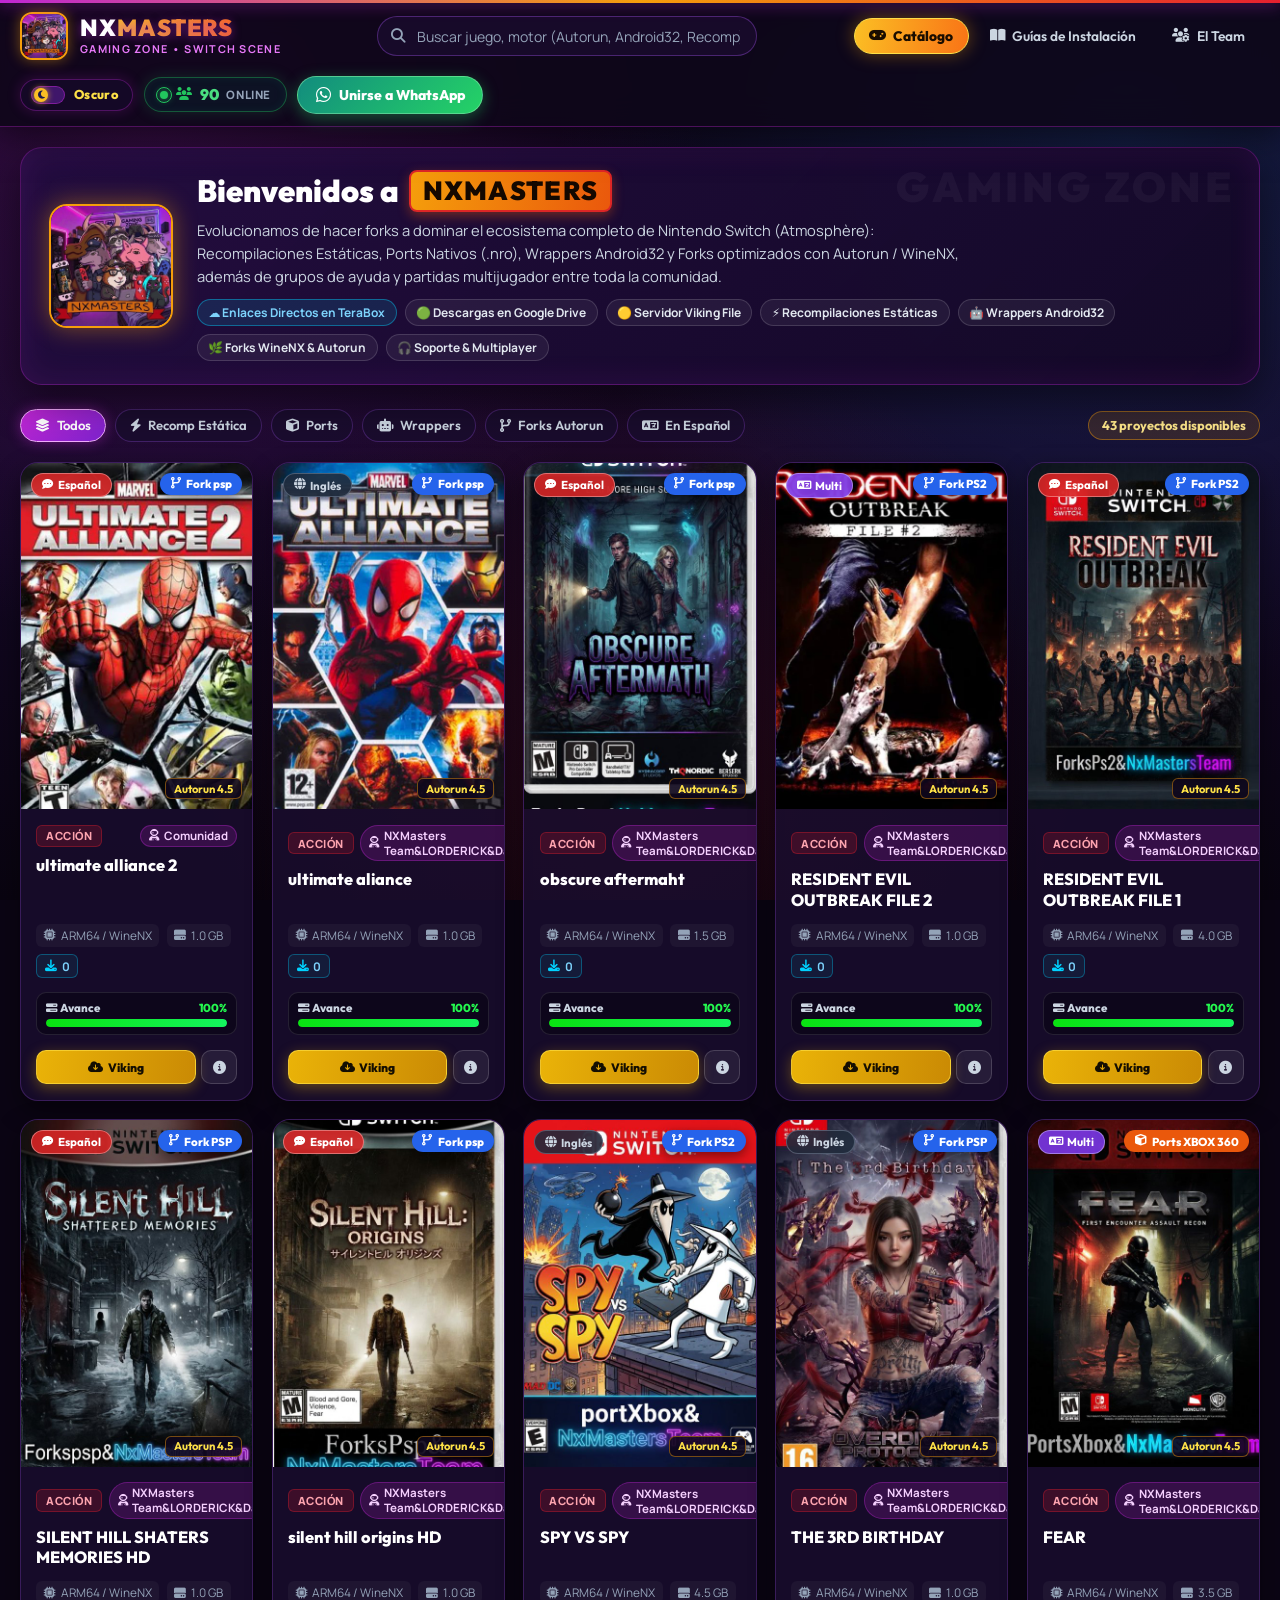
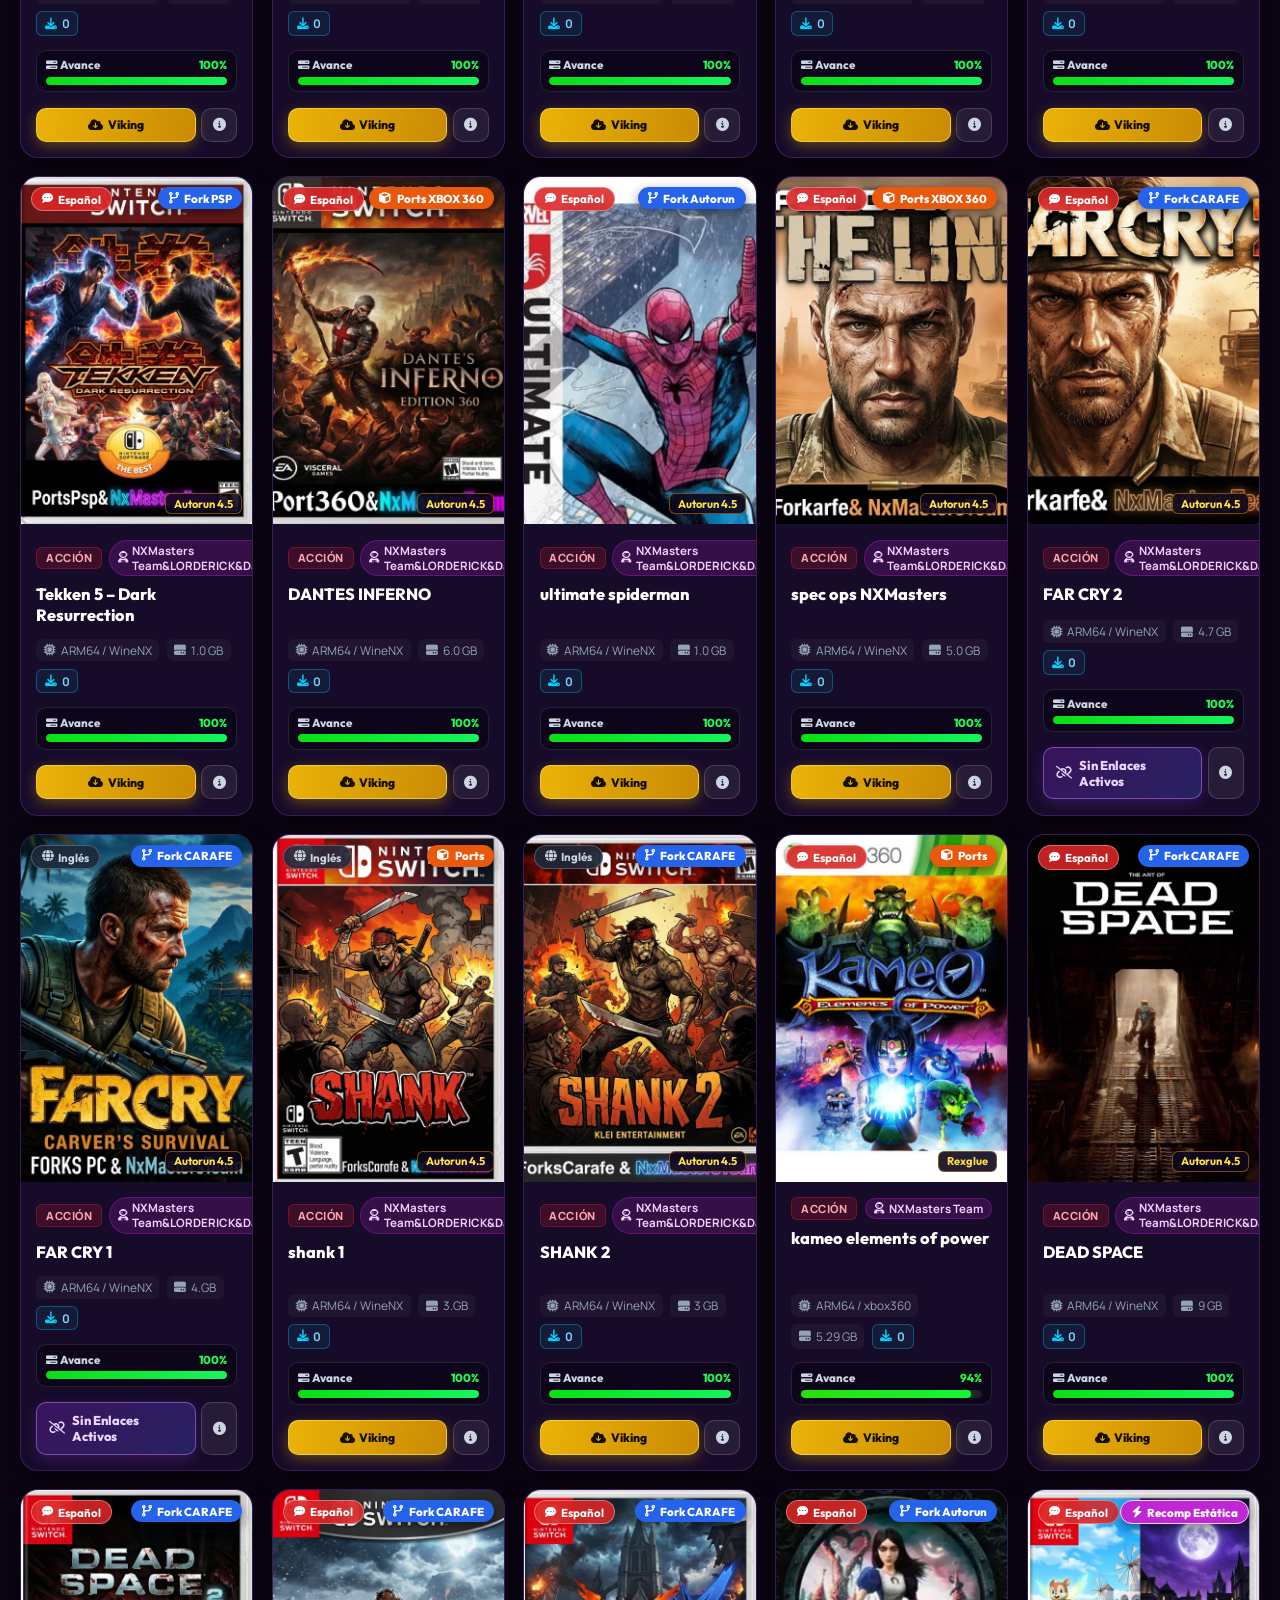
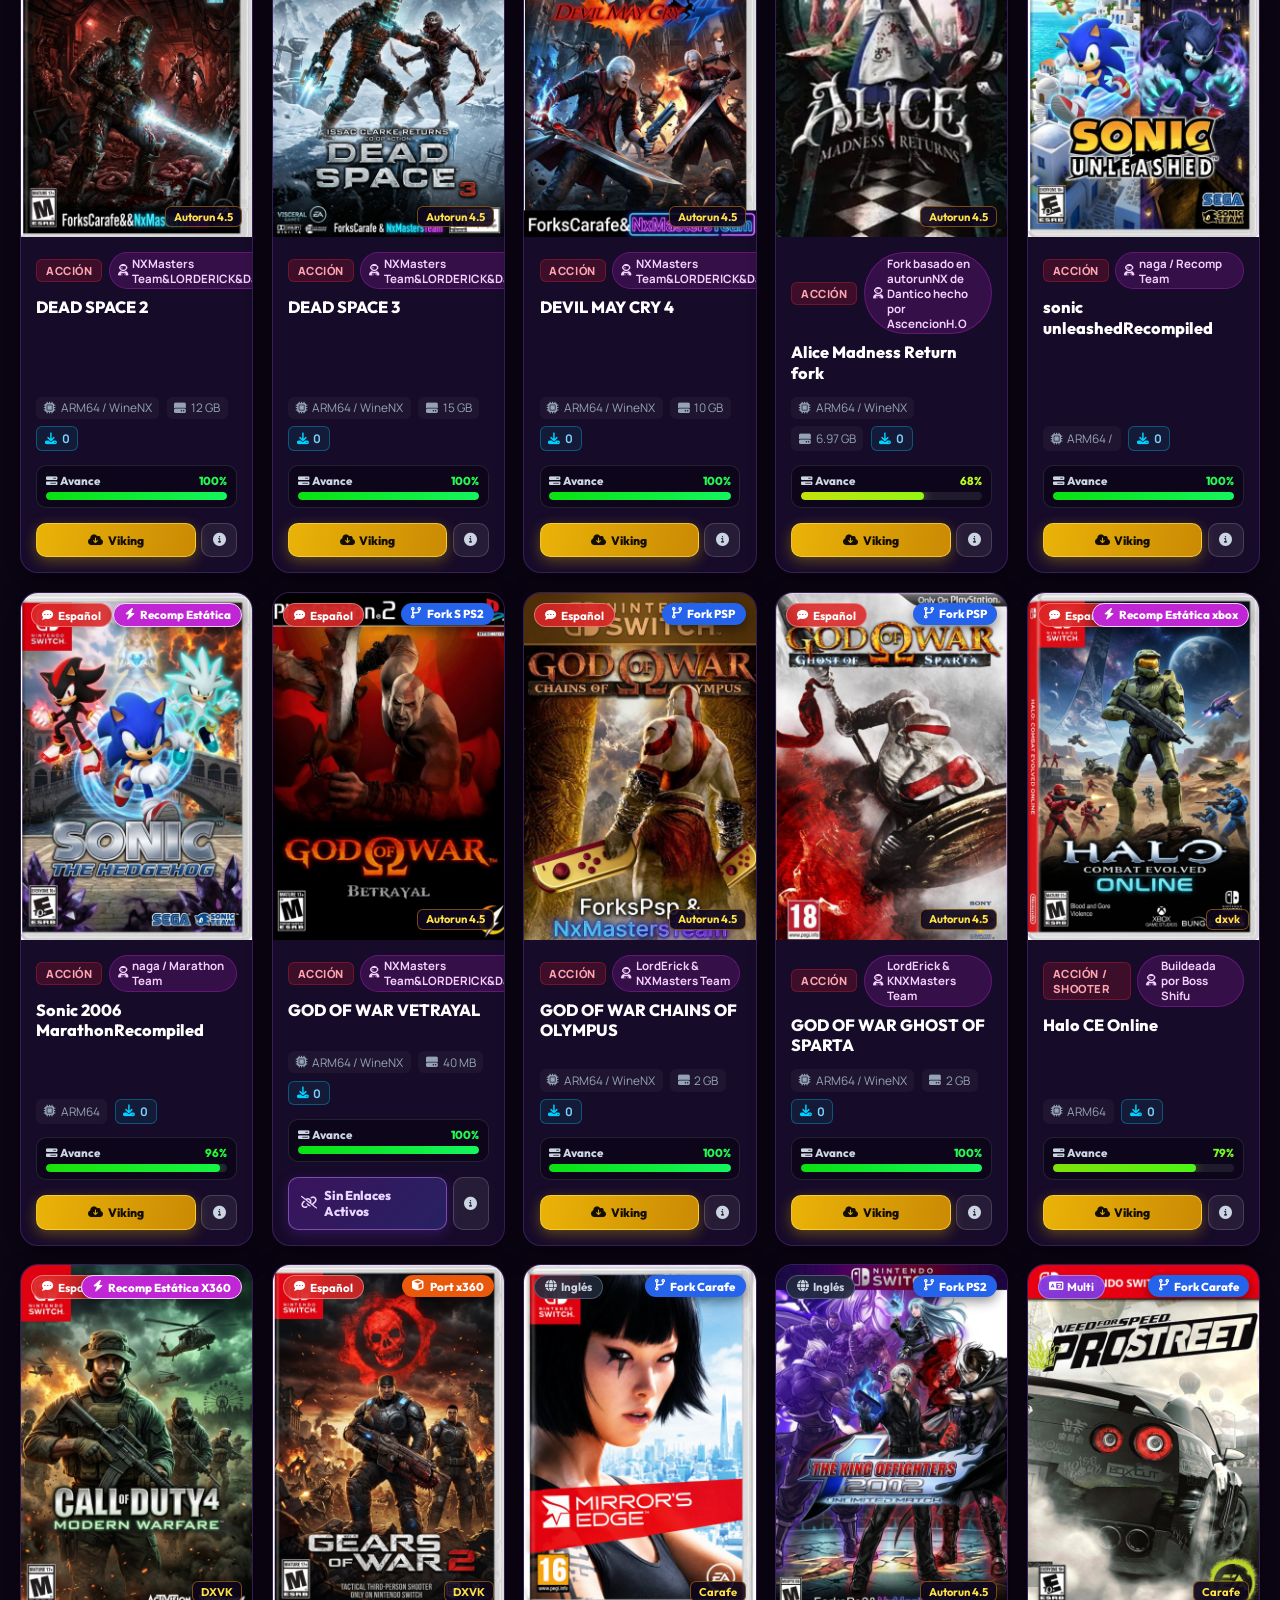
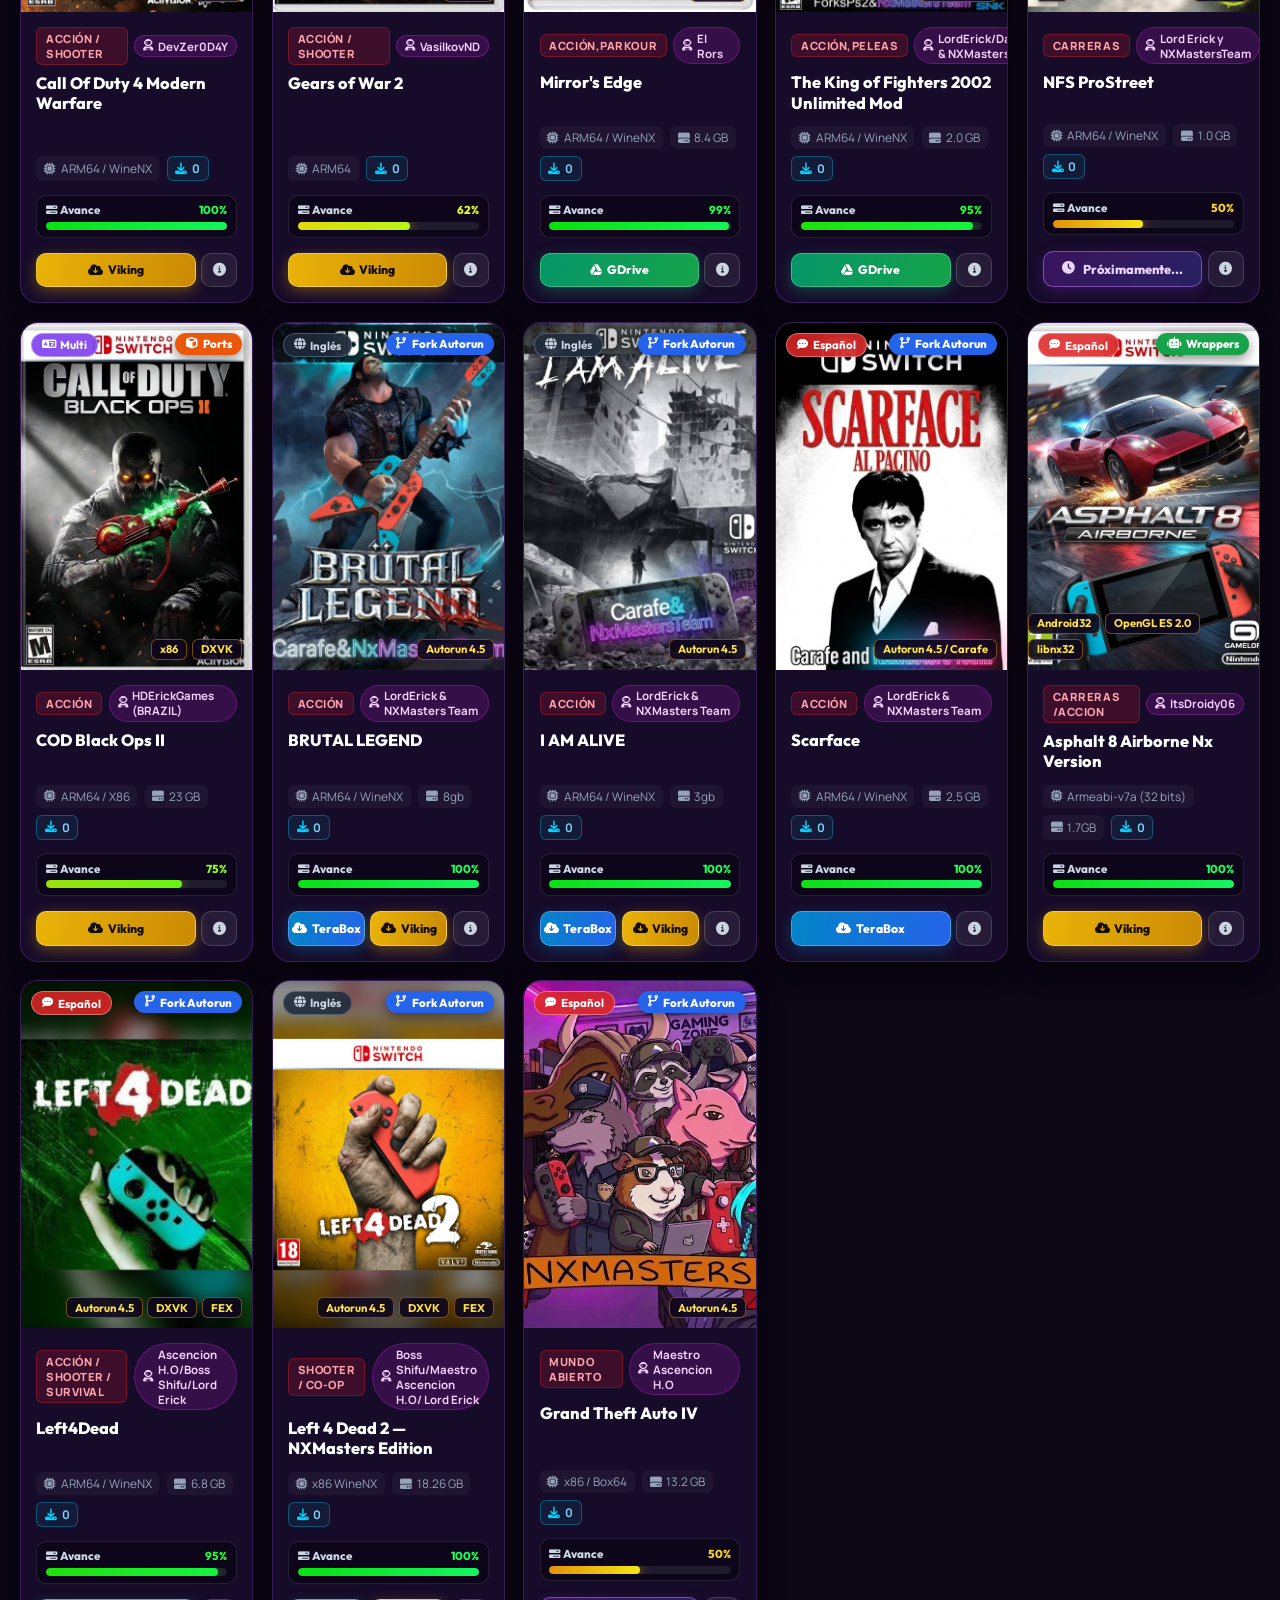
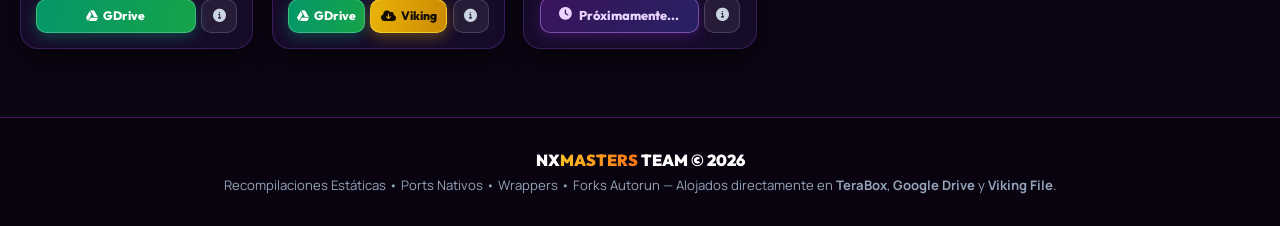
<file: index.html>
<!DOCTYPE html>
<html lang="es">
<head>
    <meta charset="UTF-8">
    <meta name="viewport" content="width=device-width, initial-scale=1.0">
    <title>NXMASTERS — Recompilaciones Estáticas, Ports, Wrappers y Forks para Nintendo Switch</title>
    <meta name="description" content="Comunidad oficial de NXMASTERS. Descarga directa por TeraBox de recompilaciones estáticas, ports nativos, wrappers Android32 y forks WineNX/Autorun para Nintendo Switch.">
    <link rel="icon" type="image/jpeg" href="assets/nxmasters_logo.jpg?v=2">
    <link rel="preconnect" href="https://fonts.googleapis.com">
    <link rel="preconnect" href="https://fonts.gstatic.com" crossorigin>
    <link rel="stylesheet" href="https://fonts.googleapis.com/css2?family=Outfit:wght@400;600;700;800;900&family=Manrope:wght@400;500;700&display=swap">
    <link rel="stylesheet" href="https://cdnjs.cloudflare.com/ajax/libs/font-awesome/6.5.1/css/all.min.css">
    <link rel="stylesheet" href="styles.css?v=2.2">
    <script>
        (function() {
            try {
                if (localStorage.getItem("nxm_theme") === "light") {
                    document.documentElement.classList.add("theme-light");
                }
            } catch(e) {}
        })();
    </script>
</head>
<body>

    <!-- CABECERA NEÓN -->
    <header class="glass-header">
        <nav class="site-bar" aria-label="Navegación Principal">
            <a href="#" onclick="switchView('catalogo', event)" class="brand">
                <img src="assets/nxmasters_logo.jpg?v=2" alt="Logo NXMASTERS" class="brand-avatar">
                <div class="brand-title-wrap">
                    <span class="brand-name">NX<span class="brand-gold">MASTERS</span></span>
                    <span class="brand-sub">Gaming Zone • Switch Scene</span>
                </div>
            </a>

            <div class="search-box">
                <i class="fa-solid fa-magnifying-glass" aria-hidden="true"></i>
                <input type="text" id="search-input" class="glow-input" placeholder="Buscar juego, motor (Autorun, Android32, Recomp) o autor..." oninput="renderCatalog()">
            </div>

            <div class="site-links">
                <button type="button" class="nav-pill nav-active" data-view="catalogo" onclick="switchView('catalogo', event)">
                    <i class="fa-solid fa-gamepad"></i> Catálogo
                </button>
                <button type="button" class="nav-pill" data-view="guias" onclick="switchView('guias', event)">
                    <i class="fa-solid fa-book-open"></i> Guías de Instalación
                </button>
                <button type="button" class="nav-pill" data-view="team" onclick="switchView('team', event)">
                    <i class="fa-solid fa-users-gear"></i> El Team (6)
                </button>
            </div>

            <div style="display:flex;align-items:center;gap:0.65rem;flex-wrap:wrap;">
                <!-- BOTÓN ALTERNAR MODO CLARO / OSCURO (NXMASTERS) -->
                <button type="button" class="theme-switch-btn" id="theme-switch-btn" onclick="toggleTheme()" aria-label="Cambiar tema" title="Alternar entre Modo Claro y Modo Oscuro">
                    <span class="theme-toggle-track">
                        <span class="theme-toggle-thumb">
                            <i class="fa-solid fa-moon" id="theme-switch-icon"></i>
                        </span>
                    </span>
                    <span class="theme-switch-text" id="theme-switch-text">Oscuro</span>
                </button>

                <div class="live-counter-pill" title="Usuarios explorando NXMASTERS en vivo">
                    <span class="live-dot-pulse"></span>
                    <i class="fa-solid fa-users" style="color:#22c55e;font-size:0.8rem;"></i>
                    <span class="live-count-number" id="live-online-users">48</span>
                    <span class="live-count-text">online</span>
                </div>
                <a href="https://chat.whatsapp.com/L4F3hVRTHtdAn8JWwnv4HG" id="header-wa-btn" target="_blank" rel="noopener" class="community-btn">
                    <i class="fa-brands fa-whatsapp"></i> Unirse a WhatsApp
                </a>
            </div>
        </nav>
    </header>

    <!-- CONTENIDO PRINCIPAL -->
    <main class="main-wrap">

        <!-- HERO BANNER CON EL LOGO OFICIAL DE 6 INTEGRANTES -->
        <section class="hero-banner">
            <div class="hero-logo-card" title="NXMASTERS Squad">
                <img src="assets/nxmasters_logo.jpg?v=2" alt="Equipo NXMASTERS">
            </div>
            <div class="hero-info">
                <h1>
                    Bienvenidos a <span class="ribbon-tag">NXMASTERS</span>
                </h1>
                <p>
                    Evolucionamos de hacer forks a dominar el ecosistema completo de <strong>Nintendo Switch (Atmosphère)</strong>:
                    <strong>Recompilaciones Estáticas</strong>, <strong>Ports Nativos (.nro)</strong>, <strong>Wrappers Android32</strong> y <strong>Forks optimizados con Autorun / WineNX</strong>, además de grupos de ayuda y partidas multijugador entre toda la comunidad.
                </p>
                <div class="hero-badges">
                    <span class="tech-pill live-pill" title="Comunidad activa explorando el catálogo ahora mismo">
                        <span class="live-dot-pulse" style="width:7px;height:7px;"></span>
                        <i class="fa-solid fa-gamepad" style="color:#4ade80;"></i> <strong id="hero-online-count">48</strong> Gamers en Vivo
                    </span>
                    <span class="tech-pill terabox"><i class="fa-solid fa-cloud-arrow-down"></i> Descarga por TeraBox</span>
                    <span class="tech-pill gdrive"><i class="fa-brands fa-google-drive"></i> Descarga por GDrive</span>
                    <span class="tech-pill viking"><i class="fa-solid fa-cloud-arrow-down"></i> Descarga por Viking File</span>
                    <span class="tech-pill"><i class="fa-solid fa-microchip"></i> Recompilaciones Estáticas</span>
                    <span class="tech-pill"><i class="fa-brands fa-android"></i> Wrappers Android32</span>
                    <span class="tech-pill"><i class="fa-solid fa-code-branch"></i> Forks WineNX & Autorun</span>
                    <span class="tech-pill"><i class="fa-solid fa-headset"></i> Soporte & Multiplayer</span>
                </div>
            </div>
        </section>

        <!-- VISTA 1: CATÁLOGO DE LANZAMIENTOS -->
        <section id="view-catalogo">
            <div class="filters-bar" id="filter-tabs">
                <button type="button" class="filter-tab activo" data-filter="todos" onclick="setFilter('todos')">
                    <i class="fa-solid fa-layer-group"></i> Todos
                </button>
                <button type="button" class="filter-tab" data-filter="recomp" onclick="setFilter('recomp')">
                    <i class="fa-solid fa-bolt"></i> Recomp Estática
                </button>
                <button type="button" class="filter-tab" data-filter="port" onclick="setFilter('port')">
                    <i class="fa-solid fa-cube"></i> Ports Nativos
                </button>
                <button type="button" class="filter-tab" data-filter="wrapper" onclick="setFilter('wrapper')">
                    <i class="fa-brands fa-android"></i> Wrappers
                </button>
                <button type="button" class="filter-tab" data-filter="fork" onclick="setFilter('fork')">
                    <i class="fa-solid fa-code-branch"></i> Forks Autorun
                </button>
                <button type="button" class="filter-tab" data-filter="espanol" onclick="setFilter('espanol')">
                    <i class="fa-solid fa-language"></i> En Español
                </button>
                <span id="game-count" class="count-badge">Cargando...</span>
            </div>

            <div id="games-grid" class="games-grid"></div>
        </section>

        <!-- VISTA 2: GUÍAS DE INSTALACIÓN POR TIPO DE PROYECTO -->
        <section id="view-guias" class="hidden">
            <h2 style="font-family:'Outfit',sans-serif;font-size:1.6rem;font-weight:900;margin-bottom:0.4rem;">
                <i class="fa-solid fa-screwdriver-wrench" style="color:var(--banner-gold);"></i> Guías Rápidas de Instalación en Switch
            </h2>
            <p style="color:var(--text-muted);font-size:0.9rem;">
                Cada lanzamiento de NXMASTERS indica su arquitectura en la esquina superior derecha de la portada. Sigue los pasos según el tipo de proyecto descargado desde <strong>TeraBox</strong>, <strong>Google Drive (GDrive)</strong> o <strong>Viking File</strong>:
            </p>

            <div class="guide-grid">
                <div class="guide-card">
                    <h3><i class="fa-solid fa-bolt"></i> Ports Nativos & Recompilaciones Estáticas</h3>
                    <ol class="guide-steps">
                        <li><span class="step-num">1</span><span>Descarga el archivo <code>.zip</code> directo desde el botón de <strong>TeraBox</strong>, <strong>GDrive</strong> o <strong>Viking File</strong>.</span></li>
                        <li><span class="step-num">2</span><span>Extrae la carpeta dentro de <code>sdmc:/switch/&lt;nombre-del-juego&gt;/</code> en tu microSD.</span></li>
                        <li><span class="step-num">3</span><span>Inicia el <strong>hbmenu</strong> en modo <em>Title Takeover</em> (manteniendo pulsado <strong>R</strong> al abrir cualquier juego).</span></li>
                        <li><span class="step-num">4</span><span>Ejecuta el archivo <code>.nro</code> o usa el forwarder incluido para abrirlo desde el menú Home.</span></li>
                    </ol>
                </div>

                <div class="guide-card">
                    <h3><i class="fa-brands fa-android"></i> Wrappers (Android32 / GLES)</h3>
                    <ol class="guide-steps">
                        <li><span class="step-num">1</span><span>Descarga el paquete del wrapper desde <strong>TeraBox</strong>, <strong>GDrive</strong> o <strong>Viking File</strong> y descomprímelo en la raíz de tu microSD.</span></li>
                        <li><span class="step-num">2</span><span>Verifica que las librerías <code>.so</code> y assets queden en su ruta de <code>/switch/</code> correspondiente.</span></li>
                        <li><span class="step-num">3</span><span>Ábrelo desde <strong>Sphaira / hbmenu</strong> con toda la RAM disponible (<em>Applet Mode NO soportado</em>).</span></li>
                    </ol>
                </div>

                <div class="guide-card">
                    <h3><i class="fa-solid fa-code-branch"></i> Forks (WineNX / Autorun PC)</h3>
                    <ol class="guide-steps">
                        <li><span class="step-num">1</span><span>Descarga el fork desde <strong>TeraBox</strong>, <strong>GDrive</strong> o <strong>Viking File</strong> y descomprime la carpeta en <code>/switch</code> de tu microSD.</span></li>
                        <li><span class="step-num">2</span><span>Entra al <strong>hbmenu</strong> manteniendo presionado <strong>R</strong> sobre cualquier juego instalado.</span></li>
                        <li><span class="step-num">3</span><span>Al abrir el fork te preguntará si deseas crear el acceso directo en el menú Home: pulsa <strong>Aceptar (+)</strong> y listo.</span></li>
                    </ol>
                </div>
            </div>
        </section>

        <!-- VISTA 3: EL TEAM NXMASTERS & COMUNIDAD -->
        <section id="view-team" class="hidden">
            <h2 style="font-family:'Outfit',sans-serif;font-size:1.6rem;font-weight:900;margin-bottom:0.4rem;">
                <i class="fa-solid fa-users" style="color:var(--banner-gold);"></i> El Escuadrón NXMASTERS
            </h2>
            <p style="color:var(--text-muted);font-size:0.9rem;">
                Los 6 integrantes oficiales representados en nuestro emblema de la Gaming Zone, junto con nuestros grupos de soporte y juego online:
            </p>

            <div id="team-grid" class="team-grid"></div>
        </section>

    </main>

    <!-- MODAL DETALLES Y DESCARGA TERABOX / GDRIVE / VIKING FILE -->
    <dialog id="modal-juego" class="modal-juego">
        <div id="modal-body"></div>
    </dialog>

    <!-- PIE DE PÁGINA -->
    <footer class="footer-glow">
        <p class="footer-title">
            NX<span class="brand-gold">MASTERS</span> TEAM &copy; 2026
        </p>
        <p>Recompilaciones Estáticas • Ports Nativos • Wrappers • Forks Autorun — Alojados directamente en <strong>TeraBox</strong>, <strong>Google Drive</strong> y <strong>Viking File</strong>.</p>
    </footer>

    <script src="data.js"></script>
    <script src="app.js?v=2.2"></script>
</body>
</html>
</file>
<file: styles.css>
:root {
    --bg-deep: #0b0514;
    --bg-room: #130924;
    --surface-1: rgba(26, 14, 46, 0.84);
    --surface-2: rgba(39, 21, 68, 0.94);
    --neon-purple: #c026d3;
    --neon-violet: #a855f7;
    --banner-gold: #f59e0b;
    --banner-orange: #ea580c;
    --joy-red: #e5202f;
    --joy-blue: #2f8cff;
    --terabox-cyan: #00d2ff;
    --text-main: #f8fafc;
    --text-muted: #cbd5e1;
    --text-dim: #94a3b8;
    --border-neon: rgba(192, 38, 211, 0.35);
    --border-gold: rgba(245, 158, 11, 0.45);
    --ease-spring: cubic-bezier(0.34, 1.56, 0.64, 1);
    --ease-out: cubic-bezier(0.22, 1, 0.36, 1);
}

* {
    box-sizing: border-box;
    margin: 0;
    padding: 0;
}

body {
    background-color: var(--bg-deep);
    background-image:
        radial-gradient(circle at 12% 10%, rgba(192, 38, 211, 0.22) 0%, transparent 40%),
        radial-gradient(circle at 88% 15%, rgba(47, 140, 255, 0.18) 0%, transparent 42%),
        radial-gradient(circle at 50% 85%, rgba(229, 32, 47, 0.14) 0%, transparent 45%),
        linear-gradient(180deg, #0d0518 0%, #140826 50%, #090410 100%);
    background-attachment: fixed;
    color: var(--text-main);
    font-family: 'Manrope', system-ui, -apple-system, sans-serif;
    min-height: 100vh;
    display: flex;
    flex-direction: column;
    justify-content: space-between;
    overflow-x: hidden;
}

body::before {
    content: "";
    position: fixed;
    top: 0;
    left: 0;
    right: 0;
    height: 3px;
    background: linear-gradient(90deg, var(--neon-purple), var(--banner-gold), var(--joy-red), var(--joy-blue), var(--neon-purple));
    background-size: 200% 100%;
    animation: ledFlow 6s linear infinite;
    z-index: 100;
    box-shadow: 0 0 16px var(--neon-purple);
}

@keyframes ledFlow {
    0% { background-position: 0% 50%; }
    100% { background-position: 200% 50%; }
}

.glass-header {
    position: sticky;
    top: 0;
    z-index: 50;
    background: rgba(13, 6, 24, 0.86);
    backdrop-filter: blur(16px);
    -webkit-backdrop-filter: blur(16px);
    border-bottom: 1px solid var(--border-neon);
    box-shadow: 0 8px 32px rgba(0, 0, 0, 0.55);
}

.site-bar {
    max-width: 1640px;
    margin: 0 auto;
    padding: 0.75rem 1.25rem;
    display: flex;
    align-items: center;
    justify-content: space-between;
    gap: 1rem;
    flex-wrap: wrap;
}

.brand {
    display: inline-flex;
    align-items: center;
    gap: 0.75rem;
    text-decoration: none;
}

.brand-avatar {
    width: 48px;
    height: 48px;
    border-radius: 12px;
    object-fit: cover;
    border: 2px solid var(--banner-gold);
    box-shadow: 0 0 14px rgba(245, 158, 11, 0.45);
    transition: transform 0.25s var(--ease-spring);
}

.brand:hover .brand-avatar {
    transform: scale(1.08) rotate(-3deg);
}

.brand-title-wrap {
    display: flex;
    flex-direction: column;
}

.brand-name {
    font-family: 'Outfit', sans-serif;
    font-weight: 900;
    font-size: 1.45rem;
    letter-spacing: 0.04em;
    color: #fff;
    line-height: 1;
    text-shadow: 0 2px 10px rgba(192, 38, 211, 0.5);
}

.brand-gold {
    background: linear-gradient(90deg, #fbbf24, #f97316);
    -webkit-background-clip: text;
    -webkit-text-fill-color: transparent;
}

.brand-sub {
    font-size: 0.68rem;
    font-weight: 700;
    letter-spacing: 0.12em;
    text-transform: uppercase;
    color: #e879f9;
    margin-top: 2px;
}

.search-box {
    position: relative;
    flex: 1 1 240px;
    max-width: 380px;
    transition: max-width 0.35s var(--ease-out);
}

.search-box:focus-within {
    max-width: 450px;
}

.search-box i {
    position: absolute;
    left: 14px;
    top: 50%;
    transform: translateY(-50%);
    color: var(--text-dim);
    font-size: 0.9rem;
    transition: color 0.2s;
}

.search-box:focus-within i {
    color: var(--banner-gold);
}

.glow-input {
    width: 100%;
    background: rgba(25, 12, 44, 0.9);
    border: 1px solid rgba(168, 85, 247, 0.35);
    border-radius: 999px;
    padding: 0.58rem 1rem 0.58rem 2.4rem;
    color: #fff;
    font-size: 0.88rem;
    font-family: inherit;
    transition: all 0.25s var(--ease-out);
}

.glow-input::placeholder {
    color: var(--text-dim);
}

.glow-input:focus {
    outline: none;
    border-color: var(--banner-gold);
    box-shadow: 0 0 0 3px rgba(245, 158, 11, 0.22), 0 0 18px rgba(192, 38, 211, 0.35);
}

.site-links {
    display: flex;
    align-items: center;
    gap: 0.35rem;
    flex-wrap: wrap;
}

.nav-pill {
    display: inline-flex;
    align-items: center;
    gap: 0.45rem;
    padding: 0.5rem 0.9rem;
    border-radius: 999px;
    color: var(--text-muted);
    text-decoration: none;
    font-family: 'Outfit', sans-serif;
    font-weight: 600;
    font-size: 0.86rem;
    background: transparent;
    border: 1px solid transparent;
    cursor: pointer;
    transition: all 0.22s var(--ease-out);
}

.nav-pill:hover {
    color: #fff;
    background: rgba(168, 85, 247, 0.14);
    border-color: rgba(168, 85, 247, 0.3);
}

.nav-pill.nav-active {
    color: #1a0d00;
    background: linear-gradient(100deg, #fbbf24, #f97316);
    border-color: #fde047;
    font-weight: 800;
    box-shadow: 0 0 18px rgba(245, 158, 11, 0.4);
}

.community-btn {
    display: inline-flex;
    align-items: center;
    gap: 0.5rem;
    padding: 0.55rem 1.1rem;
    border-radius: 999px;
    font-family: 'Outfit', sans-serif;
    font-weight: 800;
    font-size: 0.88rem;
    color: #fff;
    text-decoration: none;
    background: linear-gradient(135deg, #128c7e, #25d366);
    border: 1px solid rgba(134, 239, 172, 0.55);
    box-shadow: 0 4px 16px rgba(37, 211, 102, 0.38);
    transition: transform 0.25s var(--ease-spring), box-shadow 0.25s;
}

.community-btn:hover {
    transform: translateY(-2px) scale(1.03);
    box-shadow: 0 6px 22px rgba(37, 211, 102, 0.65);
}

.main-wrap {
    max-width: 1640px;
    margin: 0 auto;
    padding: 1.25rem;
    width: 100%;
    flex: 1;
}

.hero-banner {
    background: linear-gradient(135deg, rgba(35, 14, 64, 0.92) 0%, rgba(19, 8, 38, 0.96) 100%);
    border: 1px solid var(--border-neon);
    border-radius: 22px;
    padding: 1.4rem 1.75rem;
    margin-bottom: 1.5rem;
    display: grid;
    grid-template-columns: auto 1fr;
    align-items: center;
    gap: 1.5rem;
    position: relative;
    overflow: hidden;
    box-shadow: 0 14px 40px rgba(0, 0, 0, 0.5), inset 0 0 32px rgba(192, 38, 211, 0.12);
}

.hero-banner::after {
    content: "GAMING ZONE";
    position: absolute;
    right: 24px;
    top: 12px;
    font-family: 'Outfit', sans-serif;
    font-weight: 900;
    font-size: 2.6rem;
    letter-spacing: 0.08em;
    color: rgba(255, 255, 255, 0.04);
    pointer-events: none;
}

.hero-logo-card {
    width: 124px;
    height: 124px;
    border-radius: 18px;
    overflow: hidden;
    border: 2px solid var(--banner-gold);
    box-shadow: 0 0 24px rgba(245, 158, 11, 0.45);
    flex-shrink: 0;
    transition: transform 0.3s var(--ease-spring);
}

.hero-logo-card:hover {
    transform: scale(1.05) rotate(-2deg);
}

.hero-logo-card img {
    width: 100%;
    height: 100%;
    object-fit: cover;
}

.hero-info h1 {
    font-family: 'Outfit', sans-serif;
    font-weight: 900;
    font-size: clamp(1.35rem, 2.4vw, 2rem);
    color: #fff;
    display: flex;
    align-items: center;
    gap: 0.65rem;
    flex-wrap: wrap;
}

.ribbon-tag {
    display: inline-block;
    background: linear-gradient(100deg, #f59e0b, #ea580c);
    color: #140800;
    font-weight: 900;
    padding: 0.15rem 0.7rem;
    border-radius: 8px;
    border: 2px solid #dc2626;
    font-size: 0.85em;
    letter-spacing: 0.05em;
    box-shadow: 0 4px 12px rgba(234, 88, 12, 0.4);
}

.hero-info p {
    color: var(--text-muted);
    font-size: 0.92rem;
    margin-top: 0.45rem;
    max-width: 780px;
    line-height: 1.55;
}

.hero-badges {
    display: flex;
    flex-wrap: wrap;
    gap: 0.5rem;
    margin-top: 0.75rem;
}

.tech-pill {
    font-size: 0.75rem;
    font-weight: 700;
    padding: 0.25rem 0.65rem;
    border-radius: 999px;
    display: inline-flex;
    align-items: center;
    gap: 0.35rem;
    background: rgba(255, 255, 255, 0.06);
    border: 1px solid rgba(255, 255, 255, 0.14);
    color: #e2e8f0;
}

.tech-pill.terabox {
    background: rgba(0, 210, 255, 0.12);
    border-color: rgba(0, 210, 255, 0.4);
    color: #7dd3fc;
}

.tech-pill.gdrive {
    background: rgba(16, 185, 129, 0.14);
    border-color: rgba(52, 211, 153, 0.45);
    color: #6ee7b7;
}

.tech-pill.viking {
    background: rgba(234, 179, 8, 0.15);
    border-color: rgba(250, 204, 21, 0.5);
    color: #fde047;
}

.filters-bar {
    display: flex;
    flex-wrap: wrap;
    align-items: center;
    gap: 0.55rem;
    margin-bottom: 1.25rem;
}

.filter-tab {
    background: var(--surface-1);
    border: 1px solid rgba(168, 85, 247, 0.28);
    color: var(--text-muted);
    padding: 0.46rem 0.9rem;
    border-radius: 999px;
    font-family: 'Outfit', sans-serif;
    font-weight: 600;
    font-size: 0.82rem;
    cursor: pointer;
    display: inline-flex;
    align-items: center;
    gap: 0.4rem;
    transition: all 0.2s var(--ease-out);
}

.filter-tab:hover {
    transform: translateY(-2px);
    color: #fff;
    border-color: var(--neon-purple);
}

.filter-tab.activo {
    background: linear-gradient(135deg, #c026d3, #7e22ce);
    color: #fff;
    border-color: #f0abfc;
    box-shadow: 0 0 14px rgba(192, 38, 211, 0.45);
}

.count-badge {
    margin-left: auto;
    font-family: 'Outfit', sans-serif;
    font-size: 0.8rem;
    font-weight: 700;
    padding: 0.35rem 0.8rem;
    border-radius: 999px;
    background: rgba(245, 158, 11, 0.14);
    border: 1px solid var(--border-gold);
    color: #fde68a;
}

.games-grid {
    display: grid;
    grid-template-columns: repeat(auto-fill, minmax(225px, 1fr));
    gap: 1.15rem;
}

.post-card {
    background: var(--surface-1);
    border: 1px solid rgba(168, 85, 247, 0.24);
    border-radius: 18px;
    overflow: hidden;
    display: flex;
    flex-direction: column;
    transition: transform 0.28s var(--ease-out), border-color 0.28s, box-shadow 0.28s;
    box-shadow: 0 10px 26px rgba(0, 0, 0, 0.45);
}

.post-card:hover {
    transform: translateY(-6px);
    border-color: var(--banner-gold);
    box-shadow: 0 16px 34px rgba(0, 0, 0, 0.65), 0 0 22px rgba(192, 38, 211, 0.3);
}

.cover-wrap {
    position: relative;
    aspect-ratio: 2 / 3;
    width: 100%;
    overflow: hidden;
    background: #140824;
    display: flex;
    align-items: center;
    justify-content: center;
}

.cover-wrap img {
    width: 100%;
    height: 100%;
    object-fit: cover;
    object-position: center center;
    display: block;
    transition: transform 0.45s var(--ease-out);
}

.post-card:hover .cover-wrap img {
    transform: scale(1.06);
}

.badge-lang {
    position: absolute;
    top: 10px;
    left: 10px;
    z-index: 2;
    padding: 0.22rem 0.6rem;
    border-radius: 999px;
    font-family: 'Outfit', sans-serif;
    font-size: 0.72rem;
    font-weight: 700;
    display: inline-flex;
    align-items: center;
    gap: 0.3rem;
    backdrop-filter: blur(8px);
}

.badge-es { background: rgba(220, 38, 38, 0.88); color: #fff; border: 1px solid rgba(254, 202, 202, 0.45); }
.badge-multi { background: rgba(124, 58, 237, 0.88); color: #fff; border: 1px solid rgba(221, 214, 254, 0.45); }
.badge-en { background: rgba(30, 41, 59, 0.88); color: #cbd5e1; border: 1px solid rgba(148, 163, 184, 0.4); }

.badge-type {
    position: absolute;
    top: 10px;
    right: 10px;
    z-index: 2;
    padding: 0.22rem 0.65rem;
    border-radius: 999px;
    font-family: 'Outfit', sans-serif;
    font-size: 0.72rem;
    font-weight: 800;
    display: inline-flex;
    align-items: center;
    gap: 0.32rem;
    color: #fff;
    box-shadow: 0 4px 12px rgba(0, 0, 0, 0.45);
}

.type-fork { background: linear-gradient(135deg, #2563eb, #1d4ed8); }
.type-wrapper { background: linear-gradient(135deg, #16a34a, #15803d); }
.type-port { background: linear-gradient(135deg, #ea580c, #c2410c); }
.type-recomp { background: linear-gradient(135deg, #c026d3, #9333ea); border: 1px solid #f5d0fe; }

.cover-builds {
    position: absolute;
    bottom: 10px;
    right: 10px;
    z-index: 2;
    display: flex;
    gap: 0.3rem;
    flex-wrap: wrap;
}

.cover-build {
    background: rgba(15, 7, 28, 0.9);
    border: 1px solid var(--border-gold);
    color: #fde047;
    font-family: 'Outfit', sans-serif;
    font-size: 0.7rem;
    font-weight: 700;
    padding: 0.16rem 0.5rem;
    border-radius: 6px;
}

.card-body {
    padding: 0.95rem;
    display: flex;
    flex-direction: column;
    gap: 0.5rem;
    flex: 1;
}

.card-top {
    display: flex;
    align-items: center;
    justify-content: space-between;
    gap: 0.4rem;
}

.chip-cat {
    font-size: 0.7rem;
    font-weight: 800;
    text-transform: uppercase;
    letter-spacing: 0.05em;
    padding: 0.18rem 0.55rem;
    border-radius: 6px;
    background: rgba(229, 32, 47, 0.18);
    color: #fda4af;
    border: 1px solid rgba(229, 32, 47, 0.35);
}

.credit-porter {
    font-size: 0.72rem;
    font-weight: 700;
    color: #f5d0fe;
    background: rgba(192, 38, 211, 0.18);
    border: 1px solid rgba(192, 38, 211, 0.35);
    padding: 0.15rem 0.5rem;
    border-radius: 999px;
    display: inline-flex;
    align-items: center;
    gap: 0.3rem;
}

.card-title {
    font-family: 'Outfit', sans-serif;
    font-size: 1.02rem;
    font-weight: 800;
    color: #fff;
    line-height: 1.25;
}

.card-specs {
    display: flex;
    flex-wrap: wrap;
    gap: 0.45rem;
    margin-top: auto;
    padding-top: 0.35rem;
    font-size: 0.74rem;
    color: var(--text-dim);
}

.spec {
    display: inline-flex;
    align-items: center;
    gap: 0.3rem;
    background: rgba(255, 255, 255, 0.04);
    padding: 0.18rem 0.48rem;
    border-radius: 6px;
}

.spec-downloads {
    background: rgba(0, 210, 255, 0.08);
    border: 1px solid rgba(0, 210, 255, 0.32);
    color: #7dd3fc;
    font-weight: 700;
}

.spec-downloads i {
    color: var(--terabox-cyan);
}

@keyframes dl-bump {
    0% { transform: scale(1); }
    40% { transform: scale(1.28); color: #fde047; }
    100% { transform: scale(1); }
}

.dl-bump {
    display: inline-block;
    animation: dl-bump 0.35s ease-out;
}

.card-actions {
    display: flex;
    align-items: stretch;
    gap: 0.35rem;
    margin-top: 0.45rem;
    flex-wrap: wrap;
}

.btn-terabox,
.btn-gdrive,
.btn-viking {
    flex: 1;
    min-width: 0;
    display: inline-flex;
    align-items: center;
    justify-content: center;
    gap: 0.3rem;
    padding: 0.54rem 0.42rem;
    border-radius: 10px;
    font-family: 'Outfit', sans-serif;
    font-weight: 800;
    font-size: 0.76rem;
    color: #fff;
    text-decoration: none;
    white-space: nowrap;
    cursor: pointer;
    transition: all 0.2s var(--ease-out);
}

.btn-terabox {
    background: linear-gradient(100deg, #0284c7, #2563eb);
    border: 1px solid rgba(125, 211, 252, 0.45);
    box-shadow: 0 4px 14px rgba(2, 132, 199, 0.35);
}

.btn-terabox:hover {
    filter: brightness(1.12);
    transform: translateY(-1px);
    box-shadow: 0 6px 18px rgba(2, 132, 199, 0.55);
}

.btn-gdrive {
    background: linear-gradient(100deg, #059669, #16a34a);
    border: 1px solid rgba(110, 231, 183, 0.45);
    box-shadow: 0 4px 14px rgba(16, 185, 129, 0.32);
}

.btn-gdrive:hover {
    filter: brightness(1.12);
    transform: translateY(-1px);
    box-shadow: 0 6px 18px rgba(16, 185, 129, 0.55);
}

.btn-viking {
    background: linear-gradient(100deg, #eab308, #ca8a04);
    border: 1px solid rgba(253, 224, 71, 0.65);
    box-shadow: 0 4px 14px rgba(234, 179, 8, 0.35);
    color: #140e02;
}

.btn-viking:hover {
    filter: brightness(1.12);
    transform: translateY(-1px);
    box-shadow: 0 6px 18px rgba(234, 179, 8, 0.55);
    color: #000;
}

.btn-info {
    flex-shrink: 0;
    display: inline-flex;
    align-items: center;
    justify-content: center;
    width: 36px;
    border-radius: 10px;
    background: rgba(255, 255, 255, 0.07);
    border: 1px solid rgba(255, 255, 255, 0.16);
    color: var(--text-muted);
    cursor: pointer;
    transition: all 0.2s;
}

.btn-info:hover {
    color: #fff;
    border-color: var(--banner-gold);
    background: rgba(245, 158, 11, 0.18);
}

/* ESTADOS ESPECIALES: EN MANTENIMIENTO Y PRÓXIMAMENTE */
.btn-status {
    flex: 1;
    display: inline-flex;
    align-items: center;
    justify-content: center;
    gap: 0.45rem;
    padding: 0.58rem 0.75rem;
    border-radius: 10px;
    font-family: 'Outfit', sans-serif;
    font-weight: 800;
    font-size: 0.8rem;
    user-select: none;
    cursor: not-allowed;
}

.btn-mantenimiento {
    background: repeating-linear-gradient(
        -45deg,
        rgba(234, 88, 12, 0.28),
        rgba(234, 88, 12, 0.28) 10px,
        rgba(180, 83, 9, 0.38) 10px,
        rgba(180, 83, 9, 0.38) 20px
    );
    border: 1px solid rgba(251, 146, 60, 0.65);
    color: #fed7aa;
    box-shadow: 0 4px 14px rgba(234, 88, 12, 0.22);
}

.btn-proximamente {
    background: linear-gradient(135deg, rgba(88, 28, 135, 0.55), rgba(49, 46, 129, 0.65));
    border: 1px solid rgba(192, 132, 252, 0.5);
    color: #e9d5ff;
    box-shadow: 0 4px 14px rgba(147, 51, 234, 0.25);
}

/* BARRA DE PROGRESO CON TRANSICIÓN GRADUAL DE COLOR */
.progress-wrap {
    margin-top: 0.35rem;
    background: rgba(10, 5, 20, 0.65);
    border: 1px solid rgba(255, 255, 255, 0.1);
    border-radius: 10px;
    padding: 0.42rem 0.55rem;
}

.progress-head {
    display: flex;
    justify-content: space-between;
    align-items: center;
    font-family: 'Outfit', sans-serif;
    font-size: 0.72rem;
    font-weight: 800;
    margin-bottom: 0.28rem;
}

.progress-track {
    width: 100%;
    height: 8px;
    background: rgba(255, 255, 255, 0.08);
    border-radius: 999px;
    overflow: hidden;
    position: relative;
}

.progress-fill {
    height: 100%;
    border-radius: 999px;
    transition: width 0.35s var(--ease-out), background 0.35s ease, box-shadow 0.35s ease;
}

.team-grid {
    display: grid;
    grid-template-columns: repeat(auto-fill, minmax(260px, 1fr));
    gap: 1rem;
    margin-top: 1rem;
}

.member-card {
    background: var(--surface-1);
    border: 1px solid var(--border-neon);
    border-radius: 16px;
    padding: 1.15rem;
    display: flex;
    align-items: center;
    gap: 0.95rem;
    transition: transform 0.25s var(--ease-out), border-color 0.25s;
}

.member-card:hover {
    transform: translateY(-4px);
    border-color: var(--banner-gold);
}

.member-icon {
    width: 54px;
    height: 54px;
    border-radius: 14px;
    display: flex;
    align-items: center;
    justify-content: center;
    font-size: 1.65rem;
    background: rgba(192, 38, 211, 0.16);
    border: 1px solid var(--border-gold);
    flex-shrink: 0;
}

.guide-grid {
    display: grid;
    grid-template-columns: repeat(auto-fit, minmax(300px, 1fr));
    gap: 1.15rem;
    margin-top: 1rem;
}

.guide-card {
    background: var(--surface-1);
    border: 1px solid rgba(168, 85, 247, 0.28);
    border-radius: 16px;
    padding: 1.25rem;
}

.guide-card h3 {
    font-family: 'Outfit', sans-serif;
    font-size: 1.08rem;
    font-weight: 800;
    color: #fde047;
    margin-bottom: 0.75rem;
    display: flex;
    align-items: center;
    gap: 0.5rem;
}

.guide-steps {
    list-style: none;
    display: flex;
    flex-direction: column;
    gap: 0.55rem;
    font-size: 0.86rem;
    color: var(--text-muted);
}

.guide-steps li {
    display: flex;
    align-items: baseline;
    gap: 0.6rem;
}

.step-num {
    background: linear-gradient(135deg, #f59e0b, #ea580c);
    color: #140800;
    font-weight: 900;
    font-size: 0.72rem;
    width: 22px;
    height: 22px;
    border-radius: 999px;
    display: inline-flex;
    align-items: center;
    justify-content: center;
    flex-shrink: 0;
}

.modal-juego {
    margin: auto;
    background: var(--surface-2);
    color: var(--text-main);
    border: 1px solid var(--banner-gold);
    border-radius: 20px;
    max-width: 740px;
    width: calc(100% - 2rem);
    padding: 1.5rem;
    box-shadow: 0 24px 64px rgba(0, 0, 0, 0.85), 0 0 36px rgba(192, 38, 211, 0.35);
}

.modal-juego::backdrop {
    background: rgba(5, 2, 12, 0.82);
    backdrop-filter: blur(6px);
}

.modal-header {
    display: flex;
    justify-content: space-between;
    align-items: flex-start;
    gap: 1rem;
    margin-bottom: 1rem;
}

.modal-close {
    background: rgba(255, 255, 255, 0.08);
    border: 1px solid rgba(255, 255, 255, 0.2);
    color: #fff;
    width: 36px;
    height: 36px;
    border-radius: 50%;
    cursor: pointer;
}

.footer-glow {
    border-top: 1px solid var(--border-neon);
    background: rgba(9, 4, 16, 0.9);
    padding: 2rem 1rem;
    margin-top: 3rem;
    text-align: center;
    color: var(--text-dim);
    font-size: 0.82rem;
}

.hidden {
    display: none !important;
}

/* ================= CONTADOR DE USUARIOS EN VIVO (ESTÉTICA GAMER) ================= */
.live-counter-pill {
    display: inline-flex;
    align-items: center;
    gap: 8px;
    background: rgba(15, 23, 42, 0.78);
    border: 1px solid rgba(34, 197, 94, 0.4);
    padding: 7px 15px;
    border-radius: 999px;
    font-size: 0.82rem;
    font-weight: 700;
    color: #f8fafc;
    box-shadow: 0 0 16px rgba(34, 197, 94, 0.18), inset 0 0 10px rgba(34, 197, 94, 0.08);
    backdrop-filter: blur(12px);
    transition: transform 0.2s cubic-bezier(0.34, 1.56, 0.64, 1), box-shadow 0.2s ease, border-color 0.2s ease;
    user-select: none;
    cursor: default;
}
.live-counter-pill:hover {
    transform: translateY(-2px) scale(1.03);
    box-shadow: 0 0 22px rgba(34, 197, 94, 0.35);
    border-color: rgba(34, 197, 94, 0.7);
}
.live-dot-pulse {
    width: 8px;
    height: 8px;
    background: #22c55e;
    border-radius: 50%;
    box-shadow: 0 0 8px #22c55e;
    position: relative;
    display: inline-block;
    flex-shrink: 0;
}
.live-dot-pulse::after {
    content: '';
    position: absolute;
    top: -4px;
    left: -4px;
    right: -4px;
    bottom: -4px;
    border-radius: 50%;
    border: 1.5px solid #22c55e;
    animation: radarPulse 2s ease-out infinite;
}
@keyframes radarPulse {
    0% { transform: scale(0.6); opacity: 1; }
    100% { transform: scale(2.4); opacity: 0; }
}
.live-count-number {
    font-family: 'Outfit', sans-serif;
    font-weight: 900;
    font-size: 0.96rem;
    color: #4ade80;
    letter-spacing: -0.3px;
    transition: all 0.3s ease;
    display: inline-block;
}
.live-count-number.pulse {
    animation: numberPop 0.45s cubic-bezier(0.34, 1.56, 0.64, 1);
}
@keyframes numberPop {
    0% { transform: scale(1); }
    50% { transform: scale(1.24); color: #86efac; text-shadow: 0 0 10px #4ade80; }
    100% { transform: scale(1); }
}
.live-count-text {
    font-size: 0.72rem;
    text-transform: uppercase;
    letter-spacing: 0.6px;
    color: #94a3b8;
    font-weight: 800;
}
.tech-pill.live-pill {
    background: rgba(34, 197, 94, 0.12);
    border-color: rgba(34, 197, 94, 0.45);
    color: #4ade80;
    font-weight: 800;
    display: inline-flex;
    align-items: center;
    gap: 7px;
    box-shadow: 0 0 14px rgba(34, 197, 94, 0.15);
}
.tech-pill.live-pill:hover {
    background: rgba(34, 197, 94, 0.22);
    border-color: #22c55e;
    box-shadow: 0 0 20px rgba(34, 197, 94, 0.35);
    color: #86efac;
}

@media (max-width: 768px) {
    .hero-banner {
        grid-template-columns: 1fr;
        text-align: center;
        justify-items: center;
    }
    .hero-badges {
        justify-content: center;
    }
}



/* ========================================================================= */
/* ================= BOTÓN ALTERNADOR DE TEMA (MODO CLARO / OSCURO) ========= */
/* ========================================================================= */
.theme-switch-btn {
    display: inline-flex;
    align-items: center;
    gap: 0.55rem;
    padding: 6px 14px 6px 10px;
    border-radius: 999px;
    background: rgba(22, 10, 42, 0.88);
    border: 1px solid var(--border-neon);
    color: #fde047;
    font-family: 'Outfit', sans-serif;
    font-size: 0.8rem;
    font-weight: 800;
    cursor: pointer;
    user-select: none;
    transition: all 0.25s var(--ease-spring);
    box-shadow: 0 0 14px rgba(192, 38, 211, 0.22);
    backdrop-filter: blur(10px);
}

.theme-switch-btn:hover {
    border-color: var(--banner-gold);
    box-shadow: 0 0 20px rgba(245, 158, 11, 0.45);
    transform: translateY(-1px) scale(1.02);
}

.theme-toggle-track {
    width: 34px;
    height: 18px;
    border-radius: 999px;
    background: rgba(147, 51, 234, 0.35);
    border: 1px solid rgba(192, 38, 211, 0.5);
    position: relative;
    display: inline-flex;
    align-items: center;
    transition: all 0.3s ease;
}

.theme-toggle-thumb {
    width: 14px;
    height: 14px;
    border-radius: 50%;
    background: #fbbf24;
    color: #1e1b4b;
    display: flex;
    align-items: center;
    justify-content: center;
    font-size: 0.58rem;
    position: absolute;
    left: 2px;
    box-shadow: 0 0 6px rgba(251, 191, 36, 0.8);
    transition: all 0.3s cubic-bezier(0.34, 1.56, 0.64, 1);
}

.theme-switch-text {
    letter-spacing: 0.03em;
    font-weight: 800;
    line-height: 1;
}

/* Transiciones suaves al alternar */
body, .glass-header, .hero-banner, .post-card, .filter-tab, .nav-pill, 
.member-card, .guide-card, .modal-juego, .footer-glow, .glow-input {
    transition: background-color 0.28s ease, background 0.28s ease, 
                border-color 0.28s ease, box-shadow 0.28s ease, color 0.28s ease;
}

/* Clases semánticas para componentes */
.modal-title {
    font-family: 'Outfit', sans-serif;
    font-size: 1.5rem;
    font-weight: 900;
    color: #fff;
}
.modal-author {
    font-size: 0.82rem;
    color: #f0abfc;
    margin-top: 0.2rem;
}
.modal-specs-box {
    display: grid;
    grid-template-columns: repeat(auto-fit, minmax(140px, 1fr));
    gap: 0.65rem;
    margin-bottom: 1.25rem;
    background: rgba(0, 0, 0, 0.32);
    padding: 0.9rem;
    border-radius: 12px;
    border: 1px solid rgba(255, 255, 255, 0.08);
}
.member-name {
    font-family: 'Outfit', sans-serif;
    font-weight: 800;
    font-size: 1.05rem;
    color: #fff;
}
.member-role {
    font-size: 0.76rem;
    color: #fde047;
    font-weight: 700;
}
.member-specialty {
    font-size: 0.78rem;
    color: var(--text-muted);
    margin-top: 0.2rem;
}
.footer-title {
    font-family: 'Outfit', sans-serif;
    font-weight: 900;
    font-size: 1rem;
    color: #fff;
    margin-bottom: 0.35rem;
}

/* ========================================================================= */
/* ==================== MODO CLARO NXMASTERS (THEME-LIGHT) ================= */
/* ========================================================================= */
html.theme-light {
    --bg-deep: #f7f5fd;
    --bg-room: #ede8fc;
    --surface-1: #ffffff;
    --surface-2: #faf8ff;
    --neon-purple: #9333ea;
    --neon-violet: #7c3aed;
    --banner-gold: #d97706;
    --banner-orange: #ea580c;
    --joy-red: #dc2626;
    --joy-blue: #0284c7;
    --terabox-cyan: #0284c7;
    --text-main: #180d2b;
    --text-muted: #4b3f6b;
    --text-dim: #6d6289;
    --border-neon: rgba(147, 51, 234, 0.22);
    --border-gold: rgba(217, 119, 6, 0.38);
}

html.theme-light body {
    background-color: #f7f5fd;
    background-image:
        radial-gradient(circle at 12% 10%, rgba(192, 38, 211, 0.12) 0%, transparent 45%),
        radial-gradient(circle at 88% 15%, rgba(47, 140, 255, 0.10) 0%, transparent 45%),
        radial-gradient(circle at 50% 85%, rgba(245, 158, 11, 0.08) 0%, transparent 50%),
        linear-gradient(180deg, #fdfcff 0%, #f6f3fc 50%, #ede8f8 100%);
    color: var(--text-main);
}

html.theme-light .glass-header {
    background: rgba(255, 255, 255, 0.88);
    border-bottom: 1px solid rgba(147, 51, 234, 0.18);
    box-shadow: 0 8px 30px rgba(124, 58, 237, 0.08);
}

html.theme-light .brand-name {
    color: #180d2b;
    text-shadow: none;
}

html.theme-light .brand-sub {
    color: #9333ea;
}

html.theme-light .glow-input {
    background: rgba(255, 255, 255, 0.95);
    border: 1px solid rgba(147, 51, 234, 0.26);
    color: #180d2b;
    box-shadow: 0 2px 10px rgba(147, 51, 234, 0.05);
}
html.theme-light .glow-input::placeholder {
    color: #7c7198;
}
html.theme-light .glow-input:focus {
    background: #ffffff;
    border-color: #9333ea;
    box-shadow: 0 0 0 3px rgba(147, 51, 234, 0.18), 0 0 16px rgba(147, 51, 234, 0.22);
}

html.theme-light .nav-pill {
    background: rgba(255, 255, 255, 0.85);
    border: 1px solid rgba(147, 51, 234, 0.18);
    color: #4c1d95;
    box-shadow: 0 2px 8px rgba(124, 58, 237, 0.04);
}
html.theme-light .nav-pill:hover {
    background: rgba(243, 232, 255, 0.95);
    border-color: #9333ea;
    color: #6b21a8;
}
html.theme-light .nav-pill.nav-active {
    background: linear-gradient(135deg, #7c3aed, #9333ea);
    border-color: #a855f7;
    color: #ffffff;
    box-shadow: 0 4px 16px rgba(124, 58, 237, 0.32);
}

/* Botón de tema en Light Mode */
html.theme-light .theme-switch-btn {
    background: #ffffff;
    border: 1px solid rgba(147, 51, 234, 0.3);
    color: #7c3aed;
    box-shadow: 0 3px 12px rgba(124, 58, 237, 0.12);
}
html.theme-light .theme-switch-btn:hover {
    border-color: #9333ea;
    box-shadow: 0 5px 18px rgba(124, 58, 237, 0.25);
    color: #9333ea;
}
html.theme-light .theme-toggle-track {
    background: linear-gradient(90deg, #7c3aed, #9333ea);
    border-color: #7c3aed;
}
html.theme-light .theme-toggle-thumb {
    left: calc(100% - 16px);
    background: #ffffff;
    color: #7c3aed;
    box-shadow: 0 0 6px rgba(124, 58, 237, 0.5);
}

/* Contador en vivo */
html.theme-light .live-counter-pill {
    background: rgba(255, 255, 255, 0.95);
    border: 1px solid rgba(34, 197, 94, 0.45);
    box-shadow: 0 4px 14px rgba(34, 197, 94, 0.12);
    color: #180d2b;
}
html.theme-light .live-count-number {
    color: #16a34a;
}
html.theme-light .live-count-text {
    color: #64748b;
}

/* Hero Banner en modo claro */
html.theme-light .hero-banner {
    background: linear-gradient(135deg, rgba(255, 255, 255, 0.98) 0%, rgba(246, 241, 255, 0.96) 55%, rgba(254, 250, 240, 0.98) 100%);
    border: 1px solid rgba(147, 51, 234, 0.22);
    box-shadow: 0 16px 44px rgba(124, 58, 237, 0.09), 0 0 32px rgba(245, 158, 11, 0.08);
}
html.theme-light .hero-banner::after {
    color: rgba(147, 51, 234, 0.04);
}
html.theme-light .hero-info h1 {
    color: #180d2b;
}
html.theme-light .hero-info p {
    color: #4b3f6b;
}

/* Tech pills en hero */
html.theme-light .tech-pill {
    background: rgba(255, 255, 255, 0.92);
    border: 1px solid rgba(147, 51, 234, 0.18);
    color: #3b2a59;
    box-shadow: 0 2px 6px rgba(124, 58, 237, 0.04);
}
html.theme-light .tech-pill.terabox {
    background: rgba(2, 132, 199, 0.08);
    border-color: rgba(2, 132, 199, 0.35);
    color: #0369a1;
}
html.theme-light .tech-pill.gdrive {
    background: rgba(22, 163, 74, 0.08);
    border-color: rgba(22, 163, 74, 0.35);
    color: #15803d;
}
html.theme-light .tech-pill.viking {
    background: rgba(234, 179, 8, 0.12);
    border-color: rgba(202, 138, 4, 0.4);
    color: #854d0e;
}
html.theme-light .tech-pill.live-pill {
    background: rgba(34, 197, 94, 0.1);
    border-color: rgba(34, 197, 94, 0.45);
    color: #15803d;
}

/* Filtros */
html.theme-light .filter-tab {
    background: rgba(255, 255, 255, 0.92);
    border: 1px solid rgba(147, 51, 234, 0.2);
    color: #3b2a59;
    box-shadow: 0 2px 8px rgba(124, 58, 237, 0.04);
}
html.theme-light .filter-tab:hover {
    background: #fdfaff;
    border-color: #9333ea;
    color: #6b21a8;
}
html.theme-light .filter-tab.activo {
    background: linear-gradient(135deg, #7c3aed, #9333ea);
    border-color: #a855f7;
    color: #fff;
    box-shadow: 0 4px 18px rgba(124, 58, 237, 0.3);
}
html.theme-light .count-badge {
    background: rgba(147, 51, 234, 0.12);
    color: #6b21a8;
}
html.theme-light .filter-tab.activo .count-badge {
    background: rgba(255, 255, 255, 0.28);
    color: #fff;
}

/* Tarjetas de juegos */
html.theme-light .post-card {
    background: #ffffff;
    border: 1px solid rgba(147, 51, 234, 0.18);
    box-shadow: 0 6px 20px rgba(124, 58, 237, 0.06);
}
html.theme-light .post-card:hover {
    border-color: #9333ea;
    box-shadow: 0 14px 34px rgba(124, 58, 237, 0.16);
}
html.theme-light .cover-wrap {
    background: #f3e8ff;
}
html.theme-light .card-title {
    color: #180d2b;
}
html.theme-light .credit-porter {
    color: #6b21a8;
    background: rgba(147, 51, 234, 0.1);
    border-color: rgba(147, 51, 234, 0.25);
}
html.theme-light .spec {
    background: rgba(124, 58, 237, 0.06);
    color: #4b3f6b;
}
html.theme-light .spec-downloads {
    background: rgba(2, 132, 199, 0.08);
    border-color: rgba(2, 132, 199, 0.32);
    color: #0369a1;
}
html.theme-light .btn-info {
    background: rgba(124, 58, 237, 0.07);
    border-color: rgba(124, 58, 237, 0.2);
    color: #5b21b6;
}
html.theme-light .btn-info:hover {
    background: rgba(245, 158, 11, 0.15);
    border-color: var(--banner-gold);
    color: #b45309;
}
html.theme-light .cover-build {
    background: rgba(255, 255, 255, 0.95);
    border-color: rgba(217, 119, 6, 0.45);
    color: #b45309;
    box-shadow: 0 2px 8px rgba(0, 0, 0, 0.1);
}

/* Barra de progreso */
html.theme-light .progress-wrap {
    background: rgba(147, 51, 234, 0.06);
    border-color: rgba(147, 51, 234, 0.16);
}
html.theme-light .progress-track {
    background: rgba(147, 51, 234, 0.12);
}

/* Tarjetas de miembros y guías */
html.theme-light .member-card {
    background: #ffffff;
    border: 1px solid rgba(147, 51, 234, 0.18);
    box-shadow: 0 6px 20px rgba(124, 58, 237, 0.05);
}
html.theme-light .member-card:hover {
    border-color: #d97706;
    box-shadow: 0 10px 28px rgba(124, 58, 237, 0.12);
}
html.theme-light .member-name {
    color: #180d2b;
}
html.theme-light .member-role {
    color: #b45309;
}
html.theme-light .member-specialty {
    color: #4b3f6b;
}
html.theme-light .member-icon {
    background: rgba(147, 51, 234, 0.1);
    border-color: rgba(217, 119, 6, 0.4);
}
html.theme-light .guide-card {
    background: #ffffff;
    border: 1px solid rgba(147, 51, 234, 0.18);
    box-shadow: 0 6px 20px rgba(124, 58, 237, 0.05);
}
html.theme-light .guide-card h3 {
    color: #b45309;
}
html.theme-light .guide-steps {
    color: #4b3f6b;
}

/* Modal */
html.theme-light .modal-juego {
    background: #ffffff;
    color: #180d2b;
    border-color: var(--banner-gold);
    box-shadow: 0 24px 64px rgba(124, 58, 237, 0.16), 0 0 32px rgba(245, 158, 11, 0.15);
}
html.theme-light .modal-juego::backdrop {
    background: rgba(24, 13, 43, 0.55);
}
html.theme-light .modal-title {
    color: #180d2b;
}
html.theme-light .modal-author {
    color: #7c3aed;
}
html.theme-light .modal-specs-box {
    background: rgba(147, 51, 234, 0.05);
    border-color: rgba(147, 51, 234, 0.18);
}
html.theme-light .modal-close {
    background: rgba(124, 58, 237, 0.08);
    border: 1px solid rgba(124, 58, 237, 0.2);
    color: #180d2b;
}
html.theme-light .modal-close:hover {
    background: rgba(124, 58, 237, 0.16);
    color: #9333ea;
}

/* Pie de página */
html.theme-light .footer-glow {
    background: #ede8fc;
    border-top: 1px solid rgba(147, 51, 234, 0.2);
    color: #6d6289;
}
html.theme-light .footer-title {
    color: #180d2b;
}

@media (max-width: 640px) {
    .theme-switch-btn {
        padding: 5px 10px 5px 8px;
        font-size: 0.74rem;
        gap: 0.4rem;
    }
    .theme-toggle-track {
        width: 30px;
        height: 16px;
    }
    .theme-toggle-thumb {
        width: 12px;
        height: 12px;
        font-size: 0.52rem;
    }
    html.theme-light .theme-toggle-thumb {
        left: calc(100% - 14px);
    }
}
</file>
